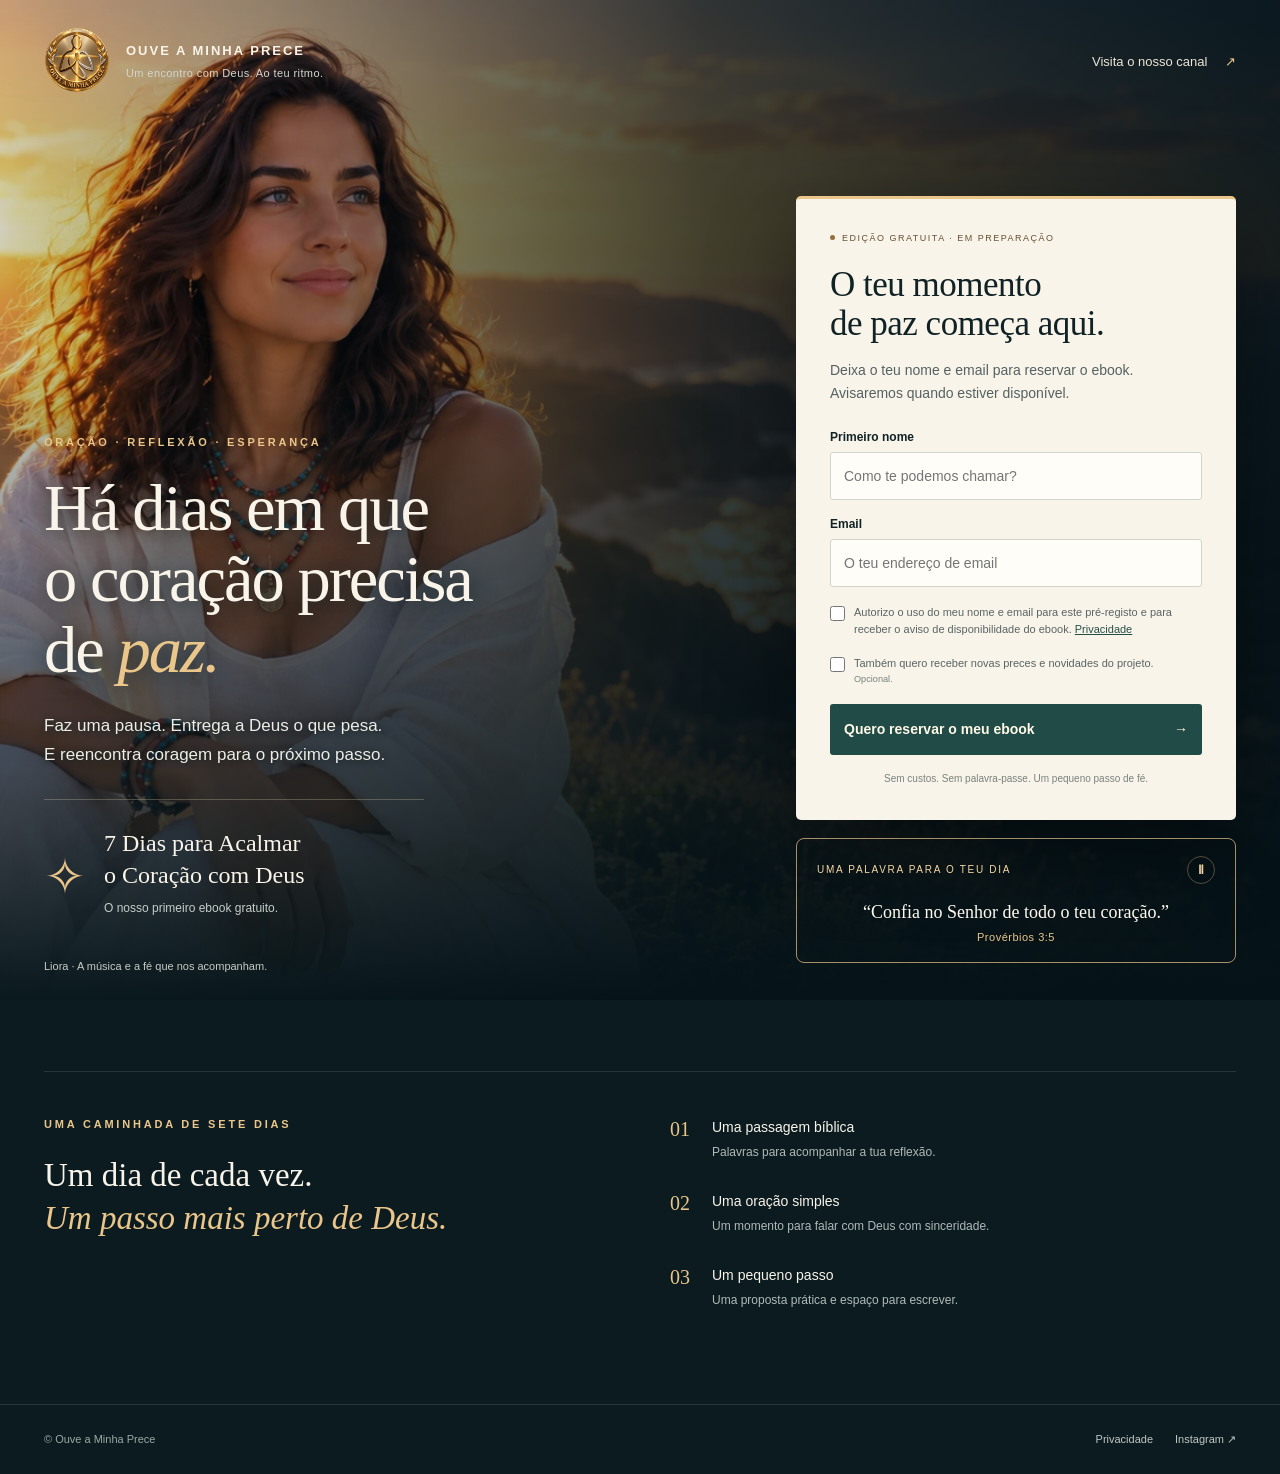
<file: index.html>
<!doctype html><html lang="pt-PT"><head><meta charset="utf-8"><meta name="viewport" content="width=device-width, initial-scale=1"><title>Ouve a Minha Prece — Um momento só teu com Deus</title><meta name="description" content="Pré-registo no ebook gratuito 7 Dias para Acalmar o Coração com Deus. Uma caminhada de oração, reflexão e fé."><link rel="canonical" href="https://ouveaminhaprece.netlifly.space/"><link rel="icon" href="assets/logo.webp"><link rel="stylesheet" href="style.css?v=20261006-azul"></head><body>
<div class="backdrop" aria-hidden="true"></div><div class="veil" aria-hidden="true"></div>
<header><a class="brand" href="./" aria-label="Ouve a Minha Prece, início"><img src="assets/logo.webp" alt="Logótipo Ouve a Minha Prece"><span>OUVE A MINHA PRECE<small>Um encontro com Deus. Ao teu ritmo.</small></span></a><a class="nav" href="https://www.youtube.com/@ouveaminhaprece" target="_blank" rel="noopener">Visita o nosso canal <span>↗</span></a></header>
<main><section class="hero"><div class="introduction"><p class="eyebrow">ORAÇÃO · REFLEXÃO · ESPERANÇA</p><h1>Há dias em que<br>o coração precisa<br>de <em>paz.</em></h1><p class="lead">Faz uma pausa. Entrega a Deus o que pesa.<br>E reencontra coragem para o próximo passo.</p><div class="book-note"><span class="book-symbol" aria-hidden="true">✧</span><div><strong>7 Dias para Acalmar<br>o Coração com Deus</strong><p>O nosso primeiro ebook gratuito.</p></div></div><p class="liora-caption">Liora · A música e a fé que nos acompanham.</p></div>
<div class="registration-column"><div class="form-card" id="registo"><span class="pill"><i></i> EDIÇÃO GRATUITA · EM PREPARAÇÃO</span><h2>O teu momento<br>de paz começa aqui.</h2><p class="form-intro">Deixa o teu nome e email para reservar o ebook. Avisaremos quando estiver disponível.</p><form id="signup" action="registar.php" method="post"><label for="name">Primeiro nome</label><input id="name" name="name" placeholder="Como te podemos chamar?" autocomplete="given-name" minlength="2" maxlength="80" required><label for="email">Email</label><input id="email" name="email" type="email" placeholder="O teu endereço de email" autocomplete="email" maxlength="254" required><div class="trap" aria-hidden="true"><label>Website<input name="website" tabindex="-1" autocomplete="off"></label></div><input type="hidden" name="csrf" id="csrf"><label class="check"><input type="checkbox" name="delivery" value="1" required><span>Autorizo o uso do meu nome e email para este pré-registo e para receber o aviso de disponibilidade do ebook. <a href="privacidade.html">Privacidade</a></span></label><label class="check optional"><input type="checkbox" name="updates" value="1"><span>Também quero receber novas preces e novidades do projeto. <small>Opcional.</small></span></label><button type="submit" id="submit">Quero reservar o meu ebook <span aria-hidden="true">→</span></button><p id="status" class="status" role="status" aria-live="polite"></p><p class="fine">Sem custos. Sem palavra-passe. Um pequeno passo de fé.</p></form></div><section class="scripture-window" aria-label="Passagens bíblicas"><div class="scripture-heading"><span>UMA PALAVRA PARA O TEU DIA</span><button class="scripture-pause" type="button" aria-label="Pausar passagens bíblicas" aria-pressed="false">Ⅱ</button></div><div class="scripture-content"><p class="scripture-verse">Orai sem cessar.</p><p class="scripture-reference">1 Tessalonicenses 5:17</p></div></section></div></section>
<section class="inside" aria-labelledby="inside-title"><div><p class="eyebrow">UMA CAMINHADA DE SETE DIAS</p><h2 id="inside-title">Um dia de cada vez.<br><em>Um passo mais perto de Deus.</em></h2></div><ol><li><span>01</span><div><strong>Uma passagem bíblica</strong><p>Palavras para acompanhar a tua reflexão.</p></div></li><li><span>02</span><div><strong>Uma oração simples</strong><p>Um momento para falar com Deus com sinceridade.</p></div></li><li><span>03</span><div><strong>Um pequeno passo</strong><p>Uma proposta prática e espaço para escrever.</p></div></li></ol></section></main><footer><span>© Ouve a Minha Prece</span><div><a href="privacidade.html">Privacidade</a><a href="https://www.instagram.com/ouveaminhaprece/" target="_blank" rel="noopener">Instagram ↗</a></div></footer>
<script src="app.js"></script><script src="scripture.js"></script></body></html>
</file>
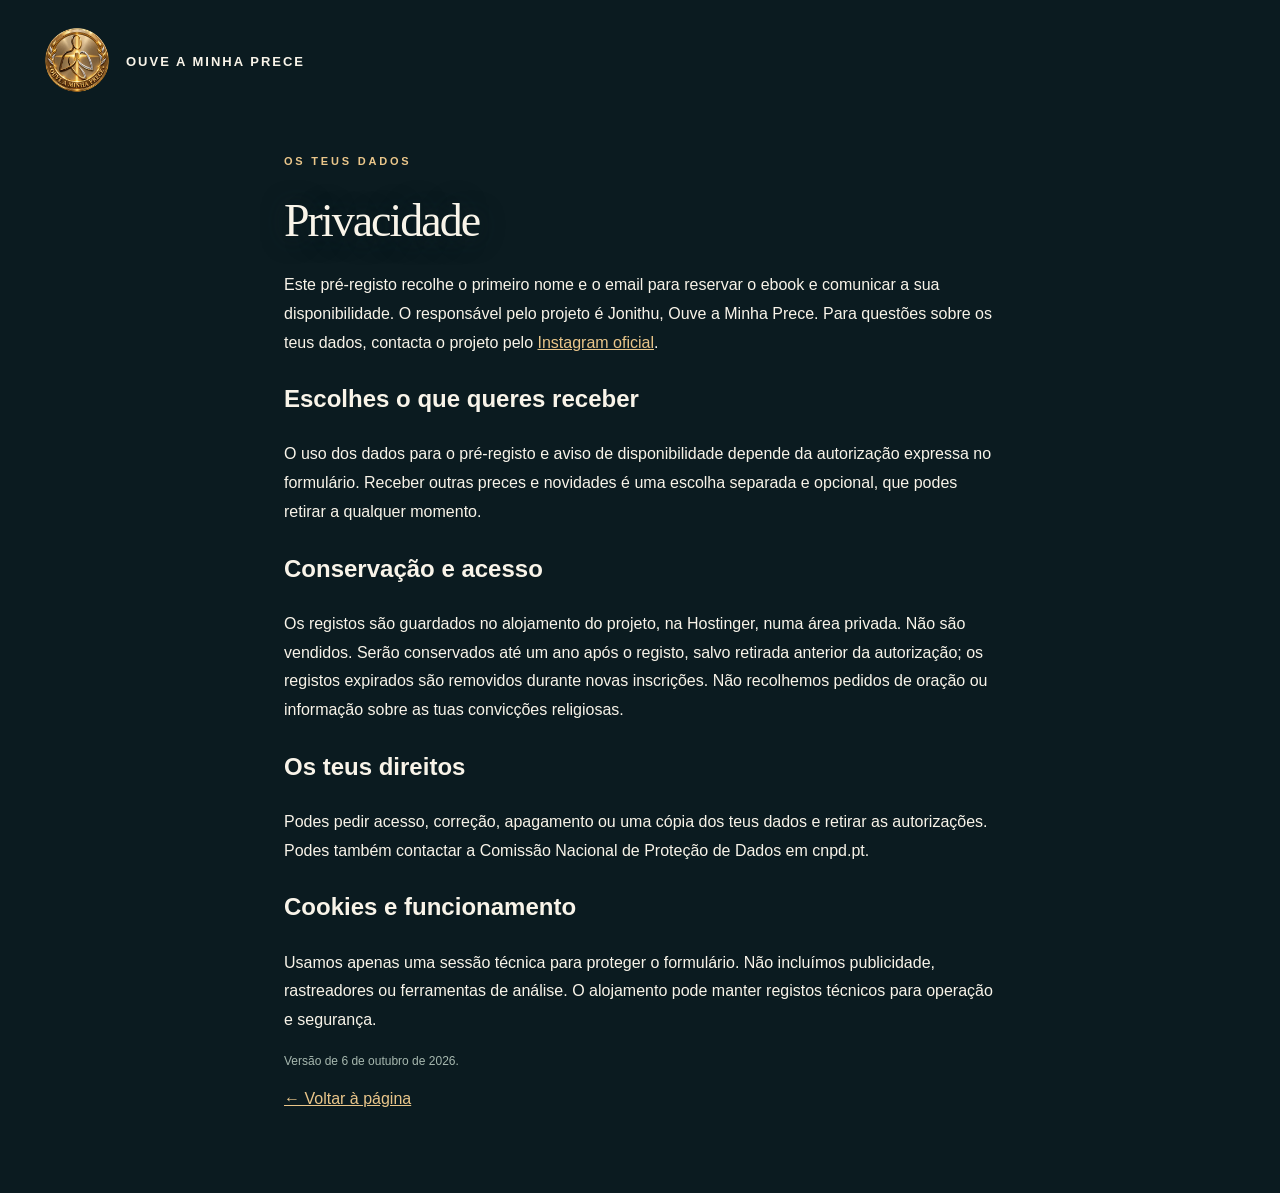
<file: privacidade.html>
<!doctype html><html lang="pt-PT"><head><meta charset="utf-8"><meta name="viewport" content="width=device-width, initial-scale=1"><title>Privacidade — Ouve a Minha Prece</title><link rel="stylesheet" href="style.css"></head><body><header><a class="brand" href="./"><img src="assets/logo.webp" alt="Ouve a Minha Prece"><span>OUVE A MINHA PRECE</span></a></header><main style="max-width:760px;margin:30px auto 80px;padding:0 24px;line-height:1.8"><p class="eyebrow">OS TEUS DADOS</p><h1 style="font-size:46px">Privacidade</h1><p>Este pré-registo recolhe o primeiro nome e o email para reservar o ebook e comunicar a sua disponibilidade. O responsável pelo projeto é Jonithu, Ouve a Minha Prece. Para questões sobre os teus dados, contacta o projeto pelo <a style="color:var(--gold)" href="https://www.instagram.com/ouveaminhaprece/">Instagram oficial</a>.</p><h2>Escolhes o que queres receber</h2><p>O uso dos dados para o pré-registo e aviso de disponibilidade depende da autorização expressa no formulário. Receber outras preces e novidades é uma escolha separada e opcional, que podes retirar a qualquer momento.</p><h2>Conservação e acesso</h2><p>Os registos são guardados no alojamento do projeto, na Hostinger, numa área privada. Não são vendidos. Serão conservados até um ano após o registo, salvo retirada anterior da autorização; os registos expirados são removidos durante novas inscrições. Não recolhemos pedidos de oração ou informação sobre as tuas convicções religiosas.</p><h2>Os teus direitos</h2><p>Podes pedir acesso, correção, apagamento ou uma cópia dos teus dados e retirar as autorizações. Podes também contactar a Comissão Nacional de Proteção de Dados em cnpd.pt.</p><h2>Cookies e funcionamento</h2><p>Usamos apenas uma sessão técnica para proteger o formulário. Não incluímos publicidade, rastreadores ou ferramentas de análise. O alojamento pode manter registos técnicos para operação e segurança.</p><p style="color:#a7b8af;font-size:12px">Versão de 6 de outubro de 2026.</p><a style="color:var(--gold)" href="./">← Voltar à página</a></main></body></html>
</file>
<file: style.css>
:root{--gold:#eac68a;--ink:#102225;--cream:#f9f4e9}*{box-sizing:border-box}html{scroll-behavior:smooth}body{margin:0;background:#0b1b20;color:var(--cream);font-family:Arial,sans-serif}.backdrop{position:absolute;inset:0 0 auto;height:1000px;background:url('assets/liora.webp?v=20261006-azul') 30% top/cover no-repeat;z-index:-2}.veil{position:absolute;inset:0 0 auto;height:1000px;background:linear-gradient(90deg,rgba(4,17,22,.18),rgba(4,17,22,.75) 55%,rgba(4,17,22,.9)),linear-gradient(0deg,#0b1b20,transparent 65%);z-index:-1}header{max-width:1360px;margin:auto;padding:28px 44px;display:flex;justify-content:space-between;align-items:center}.brand{display:flex;align-items:center;gap:16px;color:var(--cream);text-decoration:none;font-size:13px;letter-spacing:2px;font-weight:bold}.brand img{width:66px;height:66px;object-fit:contain}.brand small{display:block;font-size:11px;font-weight:normal;letter-spacing:.4px;margin-top:9px;color:#d4d5ce}.nav{color:#ece5d7;text-decoration:none;font-size:13px}.nav span{color:var(--gold);margin-left:14px}.hero{max-width:1280px;margin:auto;padding:54px 44px 88px;display:grid;grid-template-columns:1fr 440px;gap:80px;align-items:center}.introduction{padding-top:260px}.eyebrow{font-size:11px;letter-spacing:2.8px;color:var(--gold);font-weight:bold;margin:0 0 24px}h1{font-family:Georgia,serif;font-size:clamp(45px,5.2vw,76px);font-weight:normal;line-height:1.07;letter-spacing:-2px;margin:0 0 26px;text-shadow:0 2px 24px #122225}em{font-weight:normal;color:var(--gold)}.lead{font-size:17px;line-height:1.7;color:#edece5;text-shadow:0 1px 6px #132223}.book-note{display:flex;gap:18px;align-items:center;border-top:1px solid #dacba94a;max-width:380px;padding-top:28px;margin-top:30px}.book-symbol{font-size:50px;color:var(--gold)}.book-note strong{font-family:Georgia,serif;font-size:24px;font-weight:normal;line-height:1.3}.book-note p{font-size:12px;color:#c5cec9;margin:10px 0}.liora-caption{font-size:11px;color:#c9ccc4;margin-top:35px}.form-card{background:var(--cream);color:var(--ink);padding:34px;border-radius:5px;box-shadow:0 28px 85px #0006;border-top:3px solid var(--gold)}.pill{font-size:9px;letter-spacing:1.5px;display:flex;gap:7px;align-items:center;color:#655032}.pill i{width:5px;height:5px;background:#96703a;border-radius:50%}.form-card h2{font-family:Georgia,serif;font-size:35px;line-height:1.12;letter-spacing:-.5px;font-weight:normal;margin:22px 0 16px}.form-intro{font-size:14px;line-height:1.65;color:#546163;margin-bottom:25px}label{display:block;font-size:12px;font-weight:bold;margin:17px 0 8px}input:not([type=checkbox]){width:100%;height:48px;border:1px solid #d1d4ca;border-radius:3px;padding:0 13px;font-size:14px;background:#fffdf8;color:var(--ink)}input:focus{outline:2px solid #927b4f;outline-offset:2px}.check{display:flex;align-items:flex-start;gap:9px;font-size:11px;font-weight:normal;line-height:1.55;color:#596465;margin:17px 0}.check input{margin:2px 0;accent-color:#254c48;width:15px;height:15px;flex-shrink:0}.check a{color:#244f49}.optional small{display:block;color:#77817f}button{border:0;width:100%;min-height:51px;background:#214b46;color:#fff9e8;border-radius:3px;font-size:14px;font-weight:bold;padding:14px;margin-top:12px;cursor:pointer;display:flex;align-items:center;justify-content:space-between;gap:8px}button:hover{background:#306258}button:disabled{cursor:wait;opacity:.7}.fine{font-size:10px;text-align:center;color:#78827d;line-height:1.5;margin:16px 0 0}.status{font-size:13px;line-height:1.6;margin:12px 0 0}.status.error{color:#9d3030}.trap{position:absolute;left:-9999px}.inside{max-width:1192px;margin:auto;padding:46px 0 64px;border-top:1px solid #cdd5ce24;display:grid;grid-template-columns:1fr 1fr;gap:60px}.inside h2{font-family:Georgia,serif;font-size:33px;line-height:1.3;font-weight:normal;margin:0}.inside ol{list-style:none;padding:0;margin:0}.inside li{display:flex;gap:22px;margin-bottom:24px}.inside li>span{color:var(--gold);font-family:Georgia,serif;font-size:20px}.inside strong{font-size:14px;font-weight:normal}.inside li p{font-size:12px;color:#afbbb7;line-height:1.5;margin:7px 0}footer{max-width:1280px;margin:auto;display:flex;justify-content:space-between;padding:28px 44px;border-top:1px solid #cdd5ce24;color:#99aaa4;font-size:11px}footer div{display:flex;gap:22px}footer a{color:#bec9c2;text-decoration:none}a:hover{text-decoration:underline}@media(max-width:1000px){.hero{gap:32px;grid-template-columns:1fr 390px;padding-top:25px}.inside{margin:0 44px}.brand small{max-width:180px}.introduction{padding-top:0}h1{font-size:55px}}@media(max-width:740px){header{padding:19px 22px}.brand{gap:11px;font-size:10px;letter-spacing:1.1px}.brand img{width:51px;height:51px}.brand small{font-size:10px;letter-spacing:0;max-width:none}.nav{display:none}.backdrop{height:820px;background-position:24% top}.veil{height:820px;background:linear-gradient(0deg,#0b1b20 3%,rgba(4,17,22,.25) 70%,rgba(4,17,22,.5))}.hero{display:block;padding:260px 22px 45px}.introduction{margin-bottom:34px}.eyebrow{font-size:9px;letter-spacing:2px}h1{font-size:49px;letter-spacing:-1px}.lead{font-size:15px}.book-note{padding-top:22px;margin-top:24px}.book-note strong{font-size:22px}.liora-caption{display:none}.form-card{padding:27px 24px}.form-card h2{font-size:34px}.inside{margin:0 22px;display:block;padding:37px 0 22px}.inside h2{font-size:27px;margin-bottom:30px}footer{padding:25px 22px;gap:20px;flex-wrap:wrap}}@media(prefers-reduced-motion:reduce){html{scroll-behavior:auto}}

.registration-column{min-width:0}.scripture-window{margin-top:18px;padding:17px 20px 19px;border:1px solid rgba(234,198,138,.35);border-radius:18px;background:rgba(13,30,35,.27);backdrop-filter:blur(7px);color:#fff5e6;box-shadow:0 10px 36px rgba(0,0,0,.1)}.scripture-heading{display:flex;justify-content:space-between;align-items:center;gap:12px;color:#eac68a;font-size:9px;letter-spacing:1.7px}.scripture-pause{width:28px;min-height:28px;padding:0;margin:0;border:1px solid #eac68a55;border-radius:50%;background:transparent;color:#f3d3a1;font-size:12px;box-shadow:none;cursor:pointer}.scripture-pause:hover{background:#eac68a20;transform:none}.scripture-pause:focus-visible{outline:2px solid #f3d3a1;outline-offset:3px}.scripture-content{transition:opacity .28s ease;min-width:0}.scripture-content.fading{opacity:0}.scripture-verse{white-space:nowrap;font-family:Georgia,serif;font-size:18px;line-height:1.8;margin:12px 0 3px;text-align:center}.scripture-reference{margin:0;text-align:center;color:#eac68a;font-size:11px;letter-spacing:.5px}@media(prefers-reduced-motion:reduce){.scripture-content{transition:none}}

/* Janela de versículos: contraste reforçado */
.scripture-window{display:block;position:relative;min-height:123px;border:1px solid rgba(234,198,138,.7);background:rgba(21,43,47,.48);border-radius:8px;box-shadow:0 8px 28px #0003}.scripture-heading{font-size:10px;color:#f5d6a3}.scripture-verse{color:#fffaf0}.scripture-pause{justify-content:center;flex-shrink:0}

.scripture-window{background:transparent;backdrop-filter:none;box-shadow:none}
</file>
